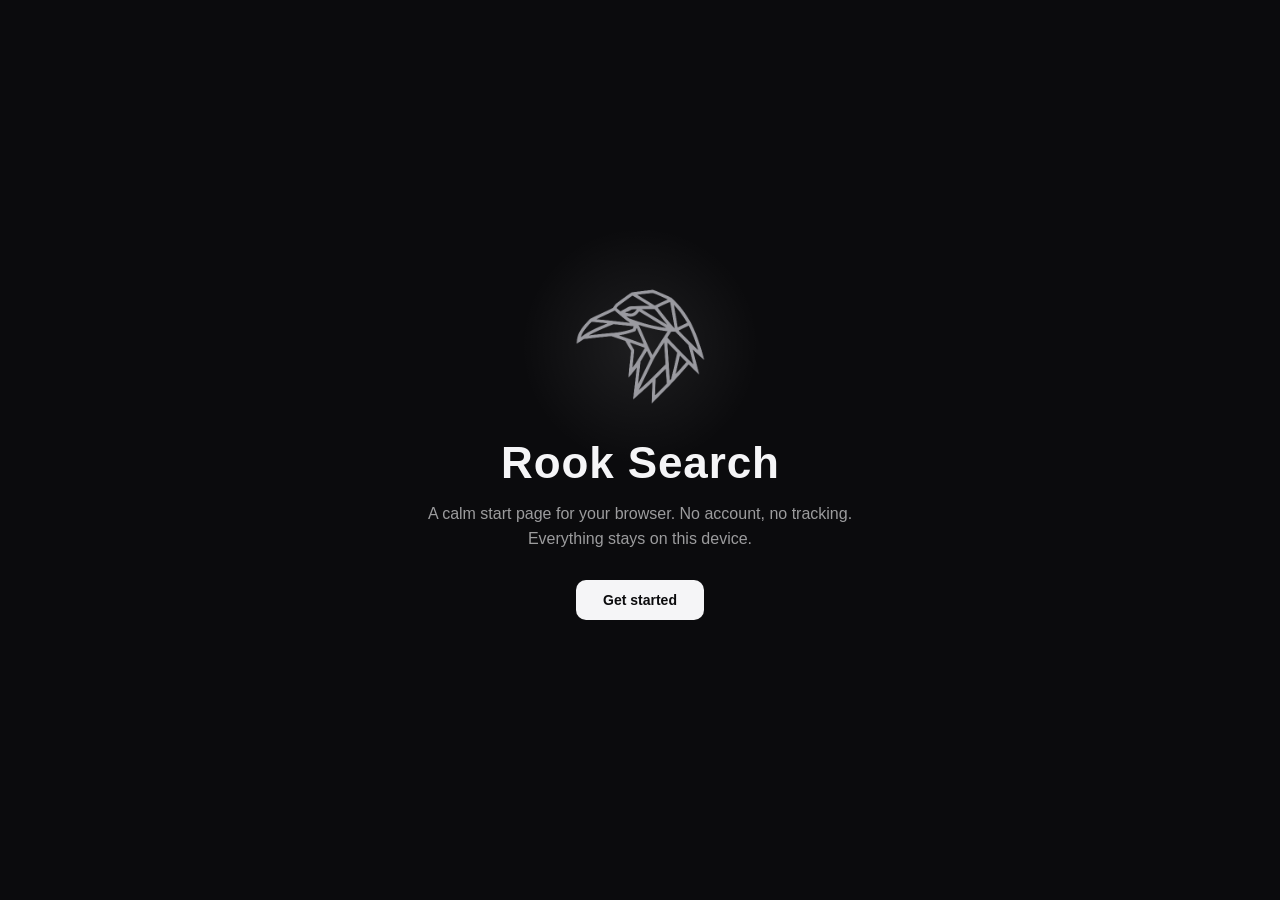
<file: index.html>
<!doctype html>
<html lang="en">
<head>
<meta charset="utf-8">
<meta name="viewport" content="width=device-width, initial-scale=1">
<meta name="color-scheme" content="dark">
<meta name="description" content="Rook Search is a private new tab page. No account, no tracking.">
<title>Rook Search</title>
<link rel="icon" href="assets/logo.png" type="image/png">
<link rel="stylesheet" href="style.css">
</head>
<body>
<div id="bg"></div>
<div id="shade"></div>

<main id="home" hidden>
  <div id="mark" aria-hidden="true"></div>
  <div id="clock"></div>
  <div id="greeting"></div>
  <div id="weather" hidden></div>

  <form id="search" autocomplete="off" role="search">
    <svg viewBox="0 0 24 24" fill="none" stroke="currentColor" stroke-width="2.2" stroke-linecap="round" aria-hidden="true"><circle cx="11" cy="11" r="7"/><path d="M20 20l-3.5-3.5"/></svg>
    <input id="q" type="text" autofocus>
  </form>

  <div id="favs"></div>
  <div id="recent" hidden></div>
</main>

<button id="gear" class="round" hidden>
  <svg width="20" height="20" viewBox="0 0 24 24" fill="none" stroke="currentColor" stroke-width="2" stroke-linecap="round" stroke-linejoin="round" aria-hidden="true"><circle cx="12" cy="12" r="3"/><path d="M19.4 15a1.65 1.65 0 0 0 .33 1.82l.06.06a2 2 0 1 1-2.83 2.83l-.06-.06a1.65 1.65 0 0 0-1.82-.33 1.65 1.65 0 0 0-1 1.51V21a2 2 0 1 1-4 0v-.09a1.65 1.65 0 0 0-1-1.51 1.65 1.65 0 0 0-1.82.33l-.06.06a2 2 0 1 1-2.83-2.83l.06-.06a1.65 1.65 0 0 0 .33-1.82 1.65 1.65 0 0 0-1.51-1H3a2 2 0 1 1 0-4h.09a1.65 1.65 0 0 0 1.51-1 1.65 1.65 0 0 0-.33-1.82l-.06-.06a2 2 0 1 1 2.83-2.83l.06.06a1.65 1.65 0 0 0 1.82.33h0a1.65 1.65 0 0 0 1-1.51V3a2 2 0 1 1 4 0v.09a1.65 1.65 0 0 0 1 1.51h0a1.65 1.65 0 0 0 1.82-.33l.06-.06a2 2 0 1 1 2.83 2.83l-.06.06a1.65 1.65 0 0 0-.33 1.82v0a1.65 1.65 0 0 0 1.51 1H21a2 2 0 1 1 0 4h-.09a1.65 1.65 0 0 0-1.51 1z"/></svg>
</button>

<!-- Intro before the onboarding: the raven is revealed, then a short text. A click skips the animation. -->
<section id="intro" hidden>
  <div class="intro-mark" aria-hidden="true"><div class="intro-reveal"><div class="intro-raven"></div></div></div>
  <h1 class="intro-name">Rook Search</h1>
  <p class="intro-text" id="introText"></p>
  <button type="button" class="btn light intro-go" id="introGo" data-i18n="introGo"></button>
</section>

<!-- Onboarding -->
<section id="onboarding" class="backdrop" hidden>
  <div class="sheet wide">
    <div class="steps" id="obDots"></div>
    <div id="obBody"></div>
    <div class="row">
      <button type="button" class="btn ghost" id="obSkip"></button>
      <span class="spacer"></span>
      <button type="button" class="btn" id="obBack"></button>
      <button type="button" class="btn primary" id="obNext"></button>
    </div>
  </div>
</section>

<!-- Favorite editor -->
<section id="favDialog" class="backdrop" hidden>
  <form class="sheet" id="favForm">
    <h2 id="favTitle"></h2>
    <label for="favName" data-i18n="name"></label>
    <input id="favName" type="text" required maxlength="40">
    <label for="favUrl" data-i18n="address"></label>
    <input id="favUrl" type="text" required placeholder="example.com">
    <div class="row">
      <button type="button" class="btn danger" id="favDelete" data-i18n="delete"></button>
      <span class="spacer"></span>
      <button type="button" class="btn" id="favCancel" data-i18n="cancel"></button>
      <button type="submit" class="btn primary" data-i18n="save"></button>
    </div>
  </form>
</section>

<!-- Settings (the gear): four tabs. Parts marked app-only exist only inside the Rook Search browser. -->
<section id="setDialog" class="backdrop" hidden>
  <div class="sheet settings">
    <div class="set-head">
      <h2 data-i18n="settings"></h2>
      <div class="seg" id="sTabs" role="tablist">
        <button type="button" role="tab" data-pane="look" data-i18n="tabLook"></button>
        <button type="button" role="tab" data-pane="start" data-i18n="tabStart"></button>
        <button type="button" role="tab" data-pane="browser" data-i18n="tabBrowser"></button>
        <button type="button" role="tab" data-pane="privacy" data-i18n="tabPrivacy"></button>
      </div>
    </div>

    <div class="pane" data-pane="look">
      <h3 data-i18n="background"></h3>
      <div class="bgs" id="sBgs"></div>
      <label for="sDim" data-i18n="dim"></label>
      <input id="sDim" type="range" min="0" max="80" step="5">
      <h3 data-i18n="accent"></h3>
      <div class="swatches" id="sAccent"></div>
      <h3 data-i18n="language"></h3>
      <select id="sLang"><option value="auto"></option><option value="en">English</option><option value="de">Deutsch</option></select>
    </div>

    <div class="pane" data-pane="start">
      <h3 data-i18n="greetingTitle"></h3>
      <label for="sName" data-i18n="yourName"></label>
      <input id="sName" type="text" maxlength="30">
      <label class="check"><input type="checkbox" id="sClock"> <span data-i18n="showClock"></span></label>
      <label class="check"><input type="checkbox" id="sLogo"> <span data-i18n="showLogo"></span></label>
      <h3 data-i18n="startContent"></h3>
      <label class="check"><input type="checkbox" id="sShowFavs"> <span data-i18n="showFavs"></span></label>
      <label class="check app-only"><input type="checkbox" id="sShowRecent"> <span data-i18n="showRecent"></span></label>
      <label class="check"><input type="checkbox" id="sIcons"> <span data-i18n="loadIcons"></span></label>
      <p class="hint" data-i18n="loadIconsHint"></p>
      <h3 data-i18n="weather"></h3>
      <label class="check"><input type="checkbox" id="sWeather"> <span data-i18n="showWeather"></span></label>
      <label for="sCity" data-i18n="weatherCity"></label>
      <input id="sCity" type="text" maxlength="60" placeholder="Berlin">
      <p class="hint" data-i18n="weatherHint"></p>
      <div class="row tight"><button type="button" class="btn" id="sRestart" data-i18n="restartOnboarding"></button></div>
    </div>

    <div class="pane" data-pane="browser">
      <h3 data-i18n="search"></h3>
      <label for="sEngine" data-i18n="engine"></label>
      <select id="sEngine"></select>
      <div class="app-only">
        <h3 data-i18n="downloads"></h3>
        <div class="kv"><span class="kv-label" data-i18n="downloadFolder"></span><code id="sFolder">–</code></div>
        <div class="row tight">
          <button type="button" class="btn" id="sFolderChange" data-i18n="change"></button>
          <button type="button" class="btn" id="sFolderShow" data-i18n="showInFinder"></button>
          <button type="button" class="btn ghost" id="sFolderReset" data-i18n="standardFolder"></button>
        </div>
        <label class="check"><input type="checkbox" id="sAsk"> <span data-i18n="askWhereToSave"></span></label>
        <p class="hint" data-i18n="downloadsHint"></p>
        <h3 data-i18n="tabsTitle"></h3>
        <label class="check"><input type="checkbox" id="sRestore"> <span data-i18n="restoreSession"></span></label>
        <h3 data-i18n="defaultBrowser"></h3>
        <p class="hint" id="sDefaultStatus"></p>
        <div class="row tight">
          <button type="button" class="btn" id="sMakeDefault" data-i18n="makeDefault"></button>
          <button type="button" class="btn" id="sImportBookmarks" data-i18n="importBookmarks"></button>
        </div>
      </div>
      <p class="hint web-only" data-i18n="appOnlyHint"></p>
    </div>

    <div class="pane" data-pane="privacy">
      <div class="app-only">
        <h3 data-i18n="blocker"></h3>
        <div class="group" id="sBlockerGroup">
          <label class="item"><span class="item-text" data-i18n="blockerToggle"></span><input type="checkbox" class="switch" id="sBlocker"></label>
          <div class="item" id="sBlockerStatusRow">
            <span class="item-text"><span data-i18n="filterLists"></span><small id="sBlockerStatus"></small></span>
            <button type="button" class="link" id="sBlockerUpdate" data-i18n="update"></button>
          </div>
        </div>
        <h3 data-i18n="exceptions"></h3>
        <div class="group" id="sExceptions"></div>
        <h3 data-i18n="historyTitle"></h3>
        <div class="group">
          <div class="item">
            <span class="item-text"><span data-i18n="history"></span><small id="sHistoryInfo"></small></span>
            <button type="button" class="link danger" id="sClearHistory" data-i18n="delete"></button>
          </div>
          <div class="item">
            <span class="item-text"><span data-i18n="cookies"></span><small data-i18n="cookiesHint"></small></span>
            <button type="button" class="link danger" id="sClearData" data-i18n="delete"></button>
          </div>
        </div>
        <h3 data-i18n="sitePermissions"></h3>
        <div class="group" id="sSites"></div>
      </div>
      <h3 data-i18n="backup"></h3>
      <div class="group">
        <div class="item"><span class="item-text" data-i18n="exportSettings"></span><button type="button" class="link" id="sExport" data-i18n="export"></button></div>
        <div class="item"><span class="item-text" data-i18n="importSettings"></span><button type="button" class="link" id="sImport" data-i18n="import"></button></div>
        <div class="item"><span class="item-text" data-i18n="resetAll"></span><button type="button" class="link danger" id="sReset" data-i18n="reset"></button></div>
      </div>
      <input id="sImportFile" type="file" accept="application/json,.json" hidden>
      <p class="hint" data-i18n="editHint"></p>
    </div>

    <div class="row end"><button type="button" class="btn primary" id="sClose" data-i18n="done"></button></div>
  </div>
</section>

<input id="bgFile" type="file" accept="image/*" hidden>

<script src="app.js"></script>
</body>
</html>
</file>
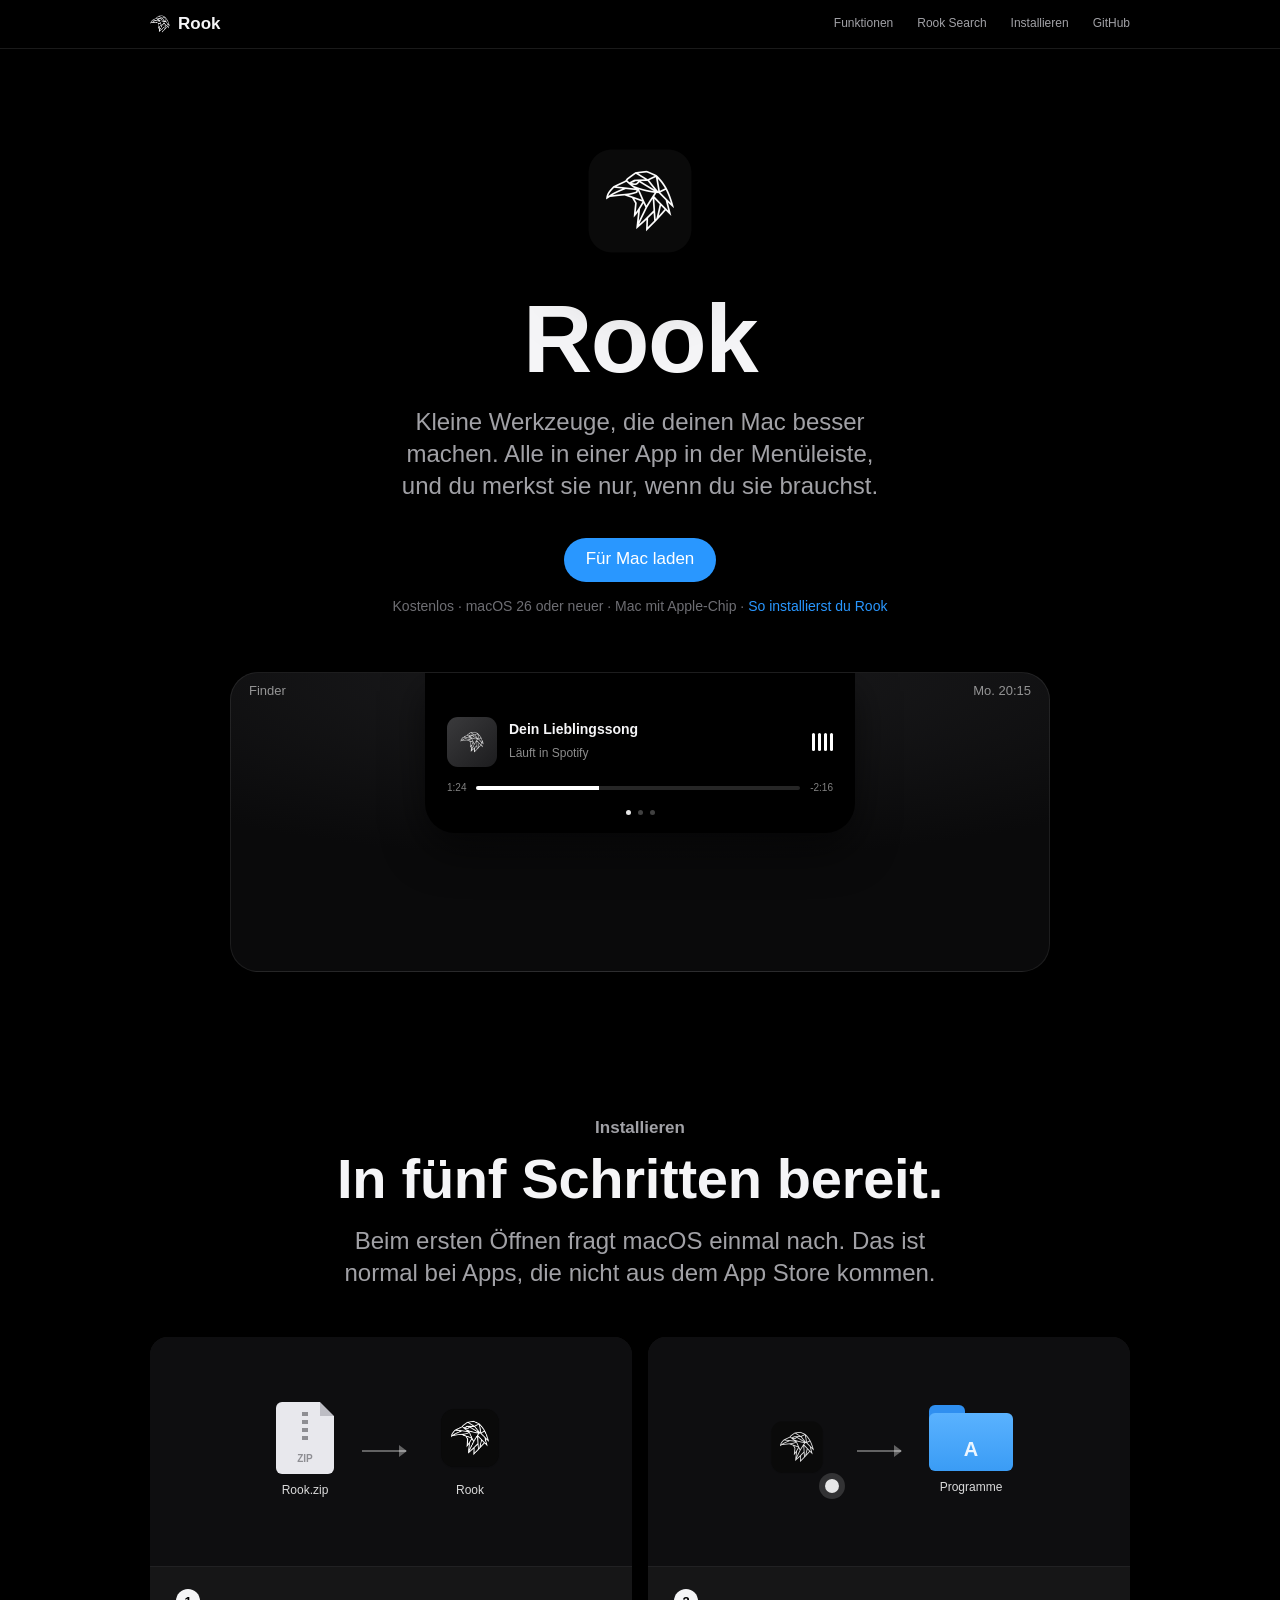
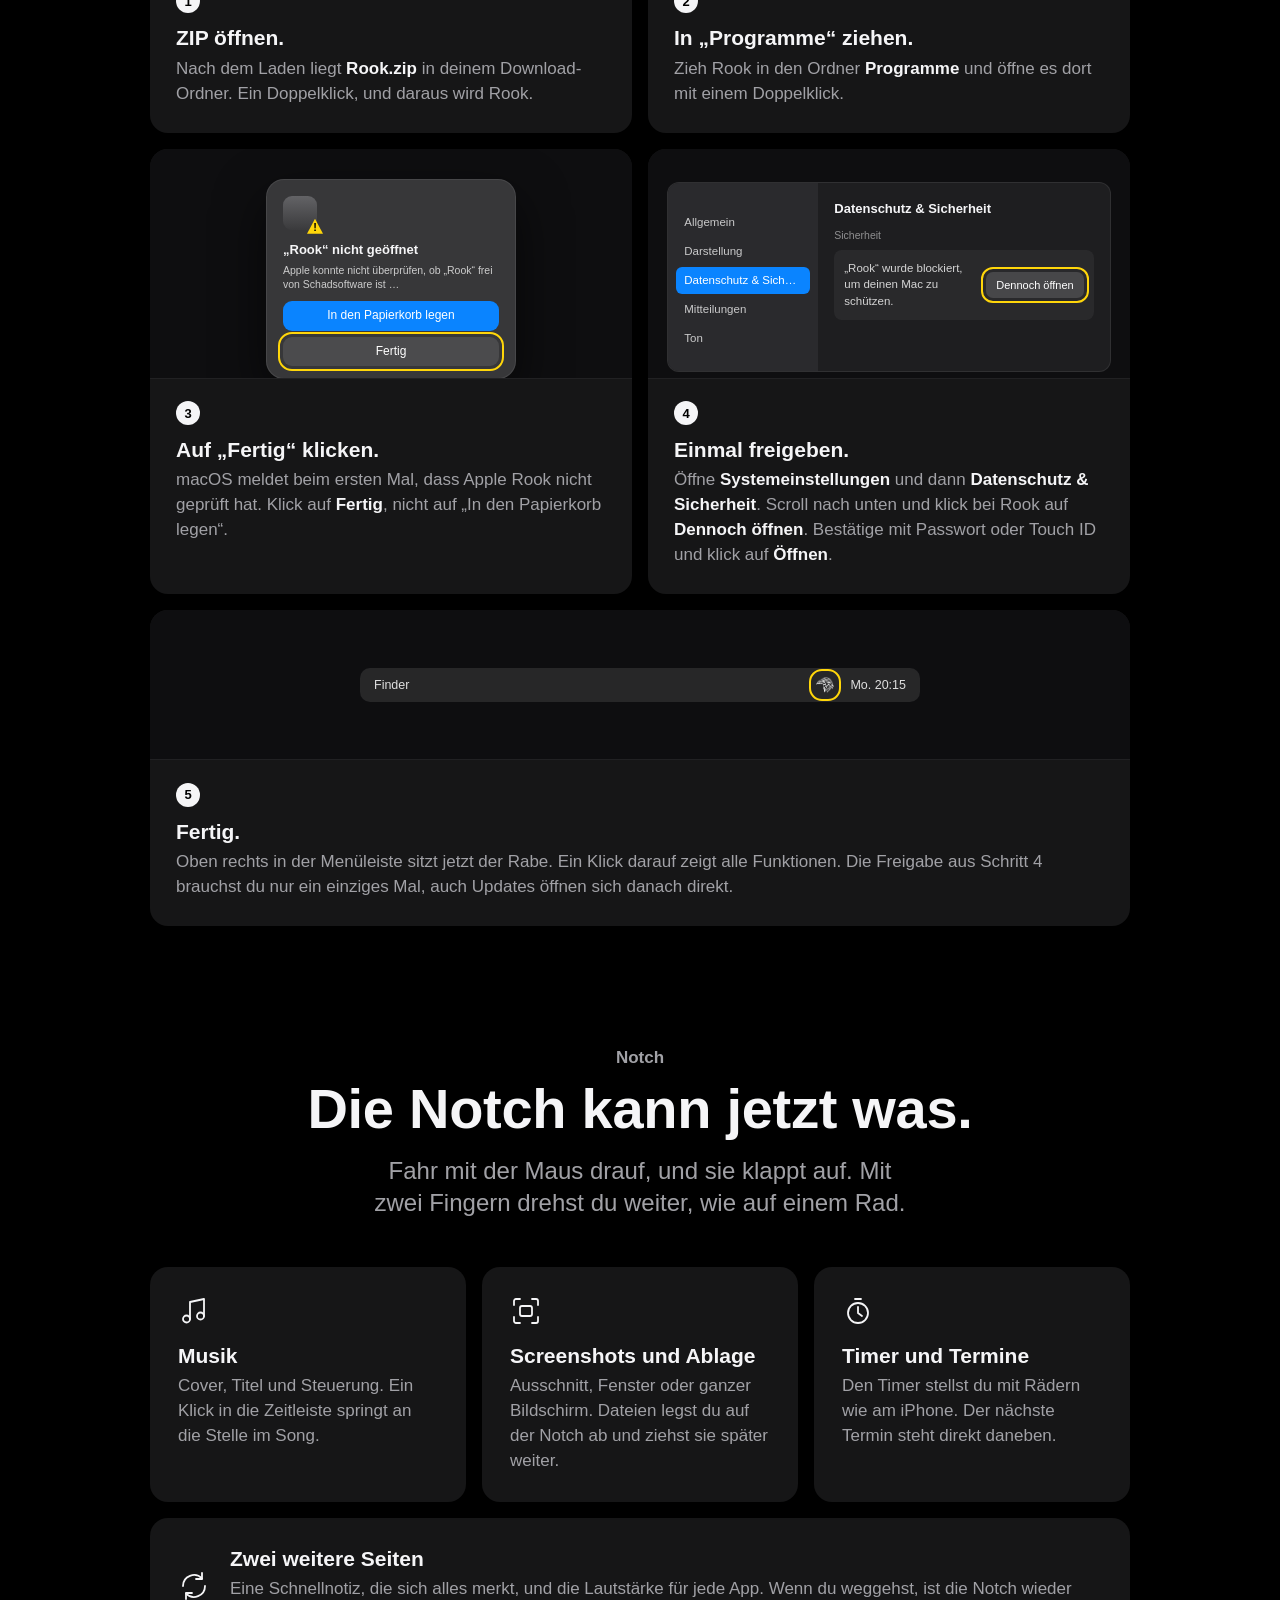
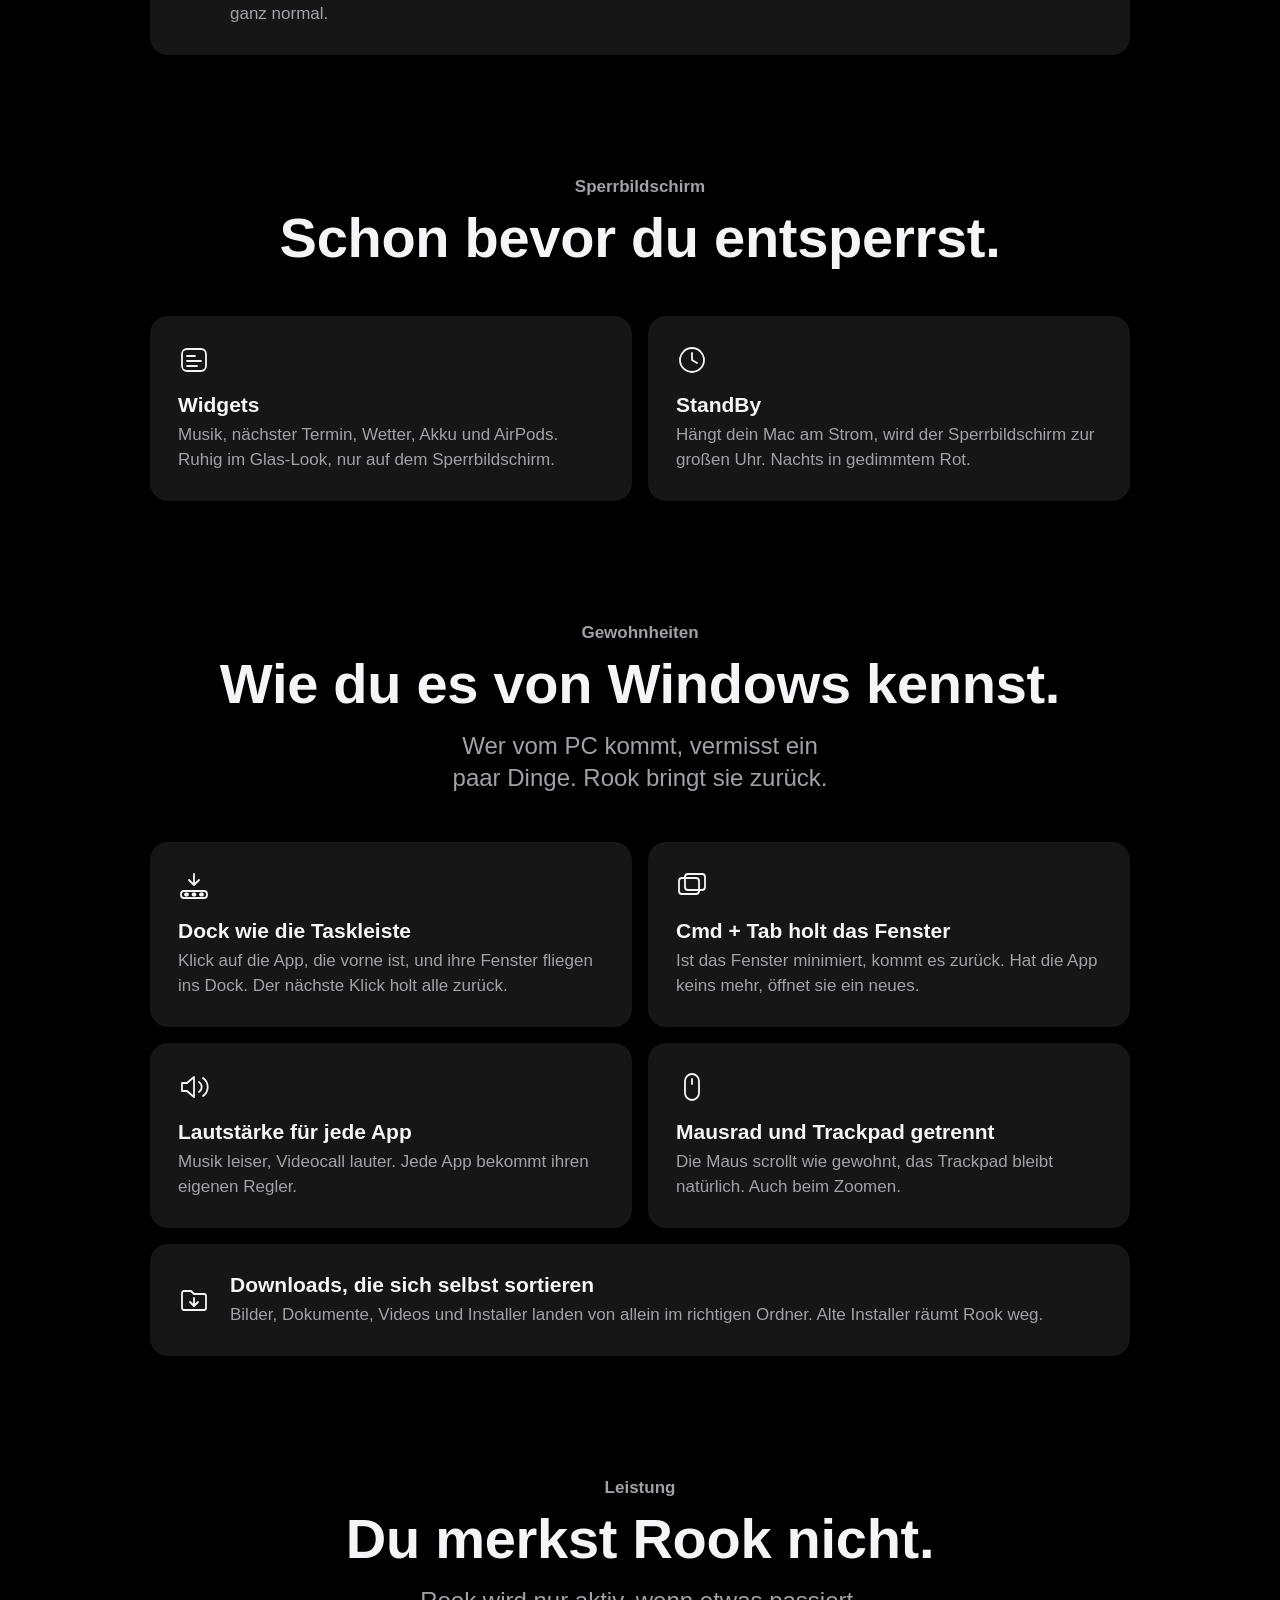
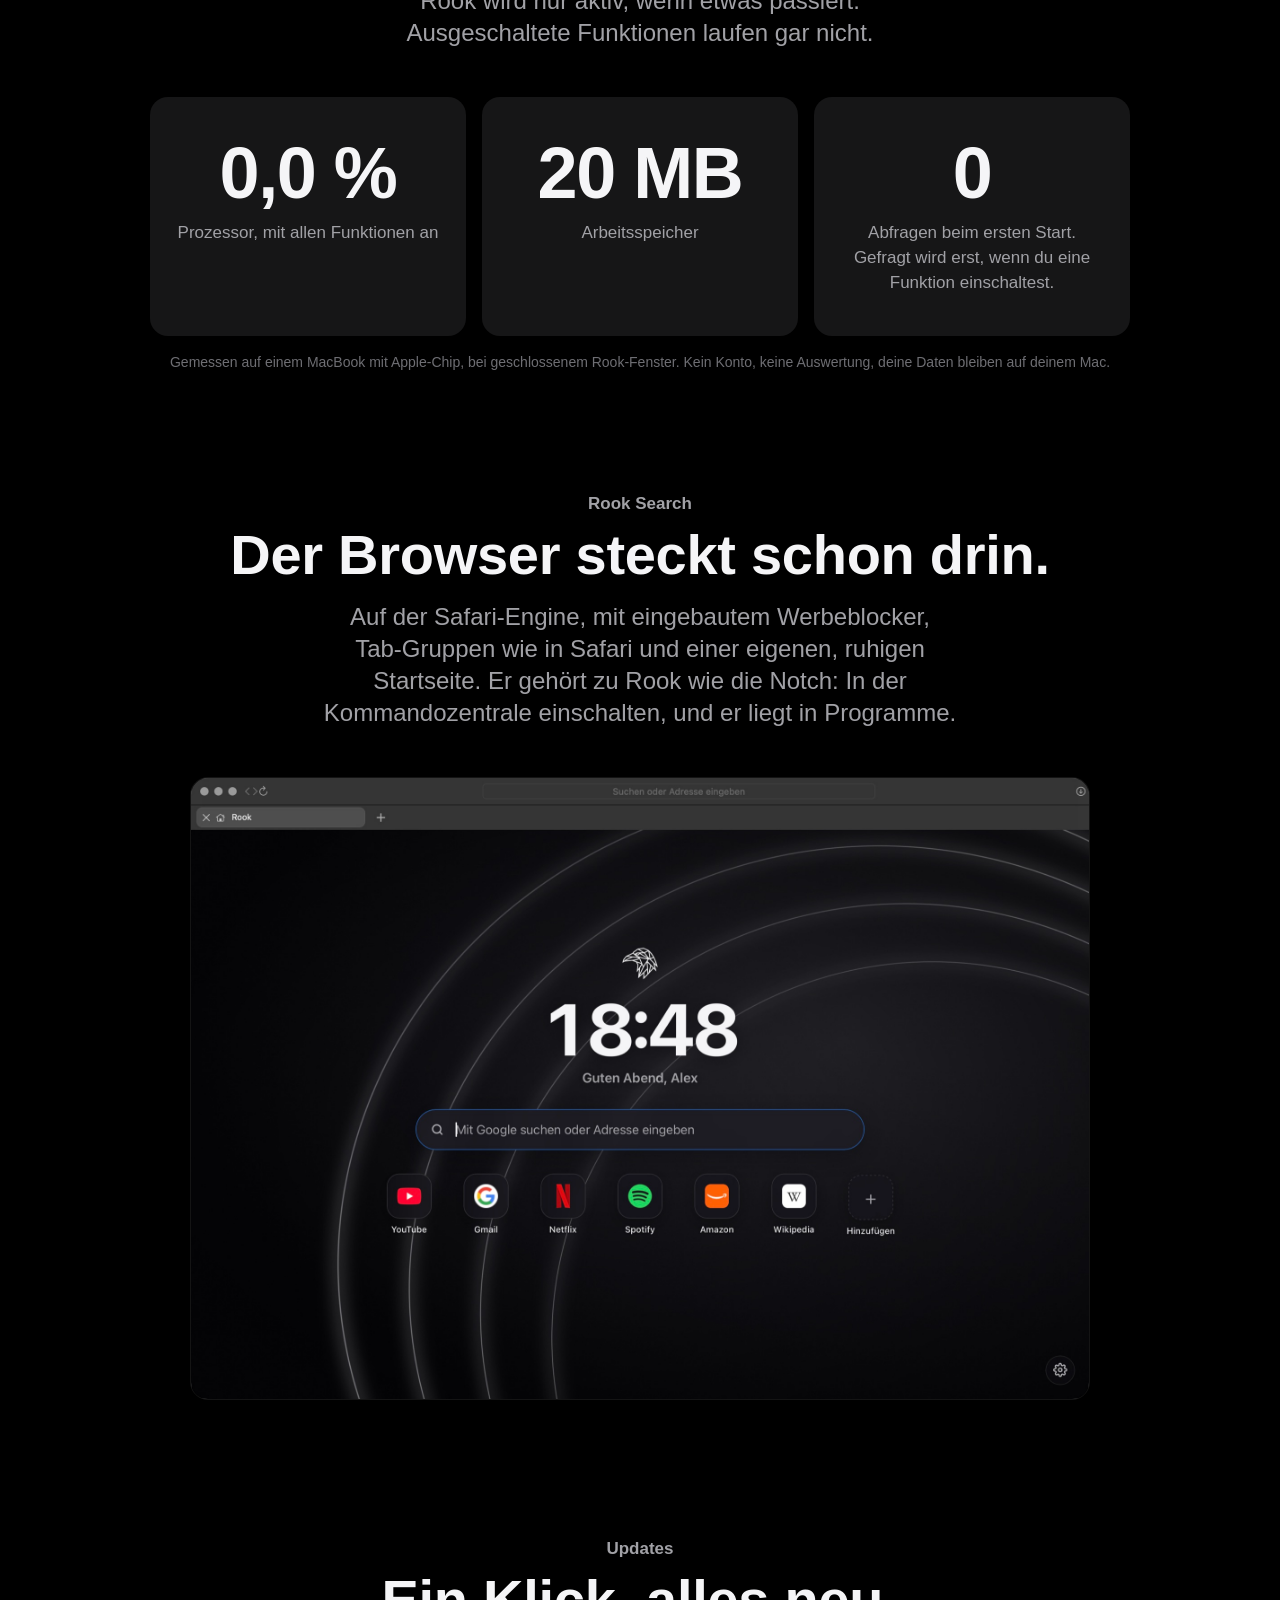
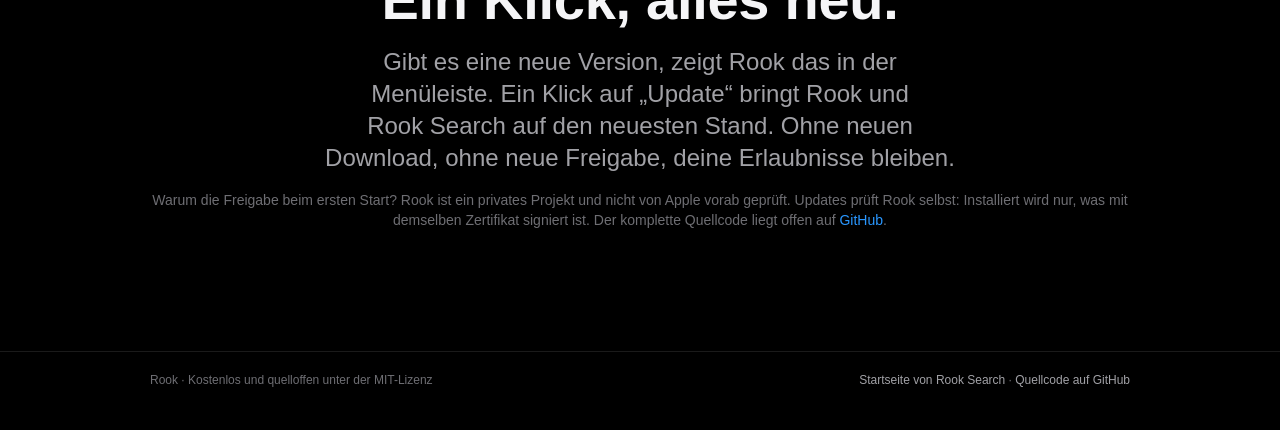
<file: download/index.html>
<!doctype html>
<html lang="de">
<head>
<meta charset="utf-8">
<meta name="viewport" content="width=device-width, initial-scale=1">
<meta name="color-scheme" content="dark">
<title>Rook für Mac</title>
<meta name="description" content="Rook bringt kleine Werkzeuge in deine Menüleiste: eine Notch, die etwas kann, Widgets auf dem Sperrbildschirm, das Dock wie unter Windows und mehr. Kostenlos, ohne Konto, kaum spürbar.">
<meta property="og:title" content="Rook für Mac">
<meta property="og:description" content="Kleine Werkzeuge für deinen Mac. Notch, Sperrbildschirm, Dock und Fenster, in einer App in der Menüleiste.">
<meta property="og:image" content="https://richyboehm.github.io/rook/download/rook-icon.png">
<meta property="og:url" content="https://richyboehm.github.io/rook/download/">
<meta property="og:type" content="website">
<meta name="twitter:card" content="summary">
<link rel="icon" href="rook-icon.png" type="image/png">
<style>
  :root {
    --bg: #000;
    --panel: #161617;
    --panel-line: rgba(255, 255, 255, 0.08);
    --text: #f5f5f7;
    --muted: #a1a1a6;
    --faint: #6e6e73;
    --line: rgba(255, 255, 255, 0.1);
    --blue: #2997ff;
  }
  * { box-sizing: border-box; }
  html { scroll-behavior: smooth; }
  body {
    margin: 0; background: var(--bg); color: var(--text);
    font-family: -apple-system, BlinkMacSystemFont, "SF Pro Text", "Helvetica Neue", Helvetica, Arial, sans-serif;
    -webkit-font-smoothing: antialiased; line-height: 1.47; font-size: 17px;
  }
  a { color: var(--blue); text-decoration: none; }
  a:hover { text-decoration: underline; }
  .wrap { width: min(980px, 100% - 32px); margin: 0 auto; }

  /* Navigation */
  nav { position: sticky; top: 0; z-index: 10; background: rgba(0, 0, 0, 0.72);
        -webkit-backdrop-filter: saturate(180%) blur(20px); backdrop-filter: saturate(180%) blur(20px);
        border-bottom: 1px solid var(--line); }
  nav .wrap { display: flex; align-items: center; justify-content: space-between; height: 48px; }
  .brand { display: flex; align-items: center; gap: 8px; color: var(--text); font-weight: 600; font-size: 17px; }
  .brand:hover { text-decoration: none; }
  .raven {
    display: inline-block; width: 20px; height: 20px; background: var(--text);
    -webkit-mask: url(../assets/raven.png) center / contain no-repeat; mask: url(../assets/raven.png) center / contain no-repeat;
  }
  nav .links { display: flex; gap: 24px; font-size: 12px; }
  nav .links a { color: var(--muted); }
  nav .links a:hover { color: var(--text); text-decoration: none; }

  /* Typografie */
  .eyebrow { font-size: 17px; font-weight: 600; color: var(--muted); margin: 0 0 8px; }
  h1 { font-size: clamp(56px, 10vw, 96px); line-height: 1.05; letter-spacing: -0.015em; font-weight: 700; margin: 0; }
  h2 { font-size: clamp(36px, 5.6vw, 56px); line-height: 1.07; letter-spacing: -0.005em; font-weight: 700; margin: 0; text-wrap: balance; }
  h3 { font-size: 21px; line-height: 1.2; font-weight: 600; margin: 0 0 6px; }
  .lead { font-size: clamp(19px, 2.4vw, 24px); line-height: 1.33; color: var(--muted); margin: 16px auto 0; max-width: 680px; text-wrap: balance; }
  .center { text-align: center; }
  p { margin: 0; }

  /* Hero */
  .hero { padding: 88px 0 24px; text-align: center; }
  .app-icon { width: 128px; height: 128px; display: block; margin: 0 auto 24px; filter: drop-shadow(0 20px 40px rgba(0, 0, 0, 0.6)); }
  .cta { margin-top: 36px; display: flex; flex-direction: column; align-items: center; gap: 14px; }
  .button {
    display: inline-flex; align-items: center; gap: 8px; height: 44px; padding: 0 22px; border-radius: 22px;
    background: var(--blue); color: #fff; font-size: 17px; font-weight: 400;
  }
  .button:hover { text-decoration: none; background: #0077ed; }
  .button.secondary { background: transparent; color: var(--blue); border: 1px solid var(--blue); }
  .button.secondary:hover { background: rgba(41, 151, 255, 0.1); }
  .meta { font-size: 14px; color: var(--faint); }

  /* Notch-Bild */
  .stage { margin: 56px auto 0; max-width: 820px; height: 300px; border-radius: 28px; position: relative; overflow: hidden;
           background: radial-gradient(120% 90% at 50% 0%, #1c1c1e 0%, #0a0a0b 70%); border: 1px solid var(--panel-line); }
  .menubar { position: absolute; inset: 0 0 auto 0; height: 34px; display: flex; justify-content: space-between; align-items: center;
             padding: 0 18px; font-size: 13px; color: rgba(255, 255, 255, 0.55); }
  .island { position: absolute; top: 0; left: 50%; transform: translateX(-50%); width: 430px; max-width: calc(100% - 32px);
            background: #000; border-radius: 0 0 30px 30px; padding: 44px 22px 18px; box-shadow: 0 18px 40px rgba(0, 0, 0, 0.55); }
  .island .row { display: flex; align-items: center; gap: 12px; text-align: left; }
  .cover { width: 50px; height: 50px; border-radius: 11px; background: linear-gradient(135deg, #3a3a3c, #1c1c1e); flex: none;
           display: flex; align-items: center; justify-content: center; }
  .cover .raven { width: 24px; height: 24px; background: rgba(255, 255, 255, 0.85); }
  .track { flex: 1; min-width: 0; }
  .track b { display: block; font-size: 14px; font-weight: 600; }
  .track span { font-size: 12px; color: rgba(255, 255, 255, 0.55); }
  .bars { display: flex; align-items: center; gap: 3px; height: 18px; }
  .bars i { width: 3px; height: 100%; border-radius: 2px; background: #fff; transform-origin: center; animation: eq 1.9s ease-in-out infinite; }
  .bars i:nth-child(2) { animation-duration: 2.3s; animation-delay: -0.4s; }
  .bars i:nth-child(3) { animation-duration: 1.7s; animation-delay: -0.9s; }
  .bars i:nth-child(4) { animation-duration: 2.1s; animation-delay: -1.3s; }
  @keyframes eq { 0%, 100% { transform: scaleY(0.4); } 30% { transform: scaleY(1); } 60% { transform: scaleY(0.6); } 80% { transform: scaleY(0.85); } }
  .progress { display: flex; align-items: center; gap: 10px; margin-top: 14px; font-size: 10px; color: rgba(255, 255, 255, 0.5);
              font-variant-numeric: tabular-nums; }
  .progress div { flex: 1; height: 4px; border-radius: 2px; background: rgba(255, 255, 255, 0.15); overflow: hidden; }
  .progress div::after { content: ""; display: block; width: 38%; height: 100%; background: #fff; }
  .dots { display: flex; justify-content: center; gap: 7px; margin-top: 14px; }
  .dots i { width: 5px; height: 5px; border-radius: 50%; background: rgba(255, 255, 255, 0.25); }
  .dots i:first-child { background: rgba(255, 255, 255, 0.9); }
  @media (prefers-reduced-motion: reduce) { .bars i { animation: none; transform: scaleY(0.7); } }

  /* Abschnitte */
  section { padding: 120px 0 0; }
  .grid { display: grid; gap: 16px; margin-top: 48px; }
  .grid.three { grid-template-columns: repeat(3, 1fr); }
  .grid.two { grid-template-columns: repeat(2, 1fr); }
  .card { background: var(--panel); border-radius: 18px; padding: 28px; }
  .card p { color: var(--muted); font-size: 17px; }
  .icon { width: 32px; height: 32px; margin-bottom: 16px; color: var(--text); }
  .icon svg { width: 100%; height: 100%; display: block; }
  .card.wide { grid-column: 1 / -1; display: flex; gap: 20px; align-items: center; }
  .card.wide .icon { margin: 0; flex: none; }

  /* Zahlen */
  .numbers { display: grid; grid-template-columns: repeat(3, 1fr); gap: 16px; margin-top: 48px; text-align: center; }
  .numbers .card { padding: 40px 24px; }
  .big { font-size: clamp(48px, 7vw, 72px); font-weight: 700; letter-spacing: -0.02em; line-height: 1; margin-bottom: 12px; }

  /* Rook Search */
  .shot { margin-top: 48px; }
  .shot img { display: block; width: 100%; height: auto; border-radius: 18px; border: 1px solid var(--panel-line); }

  /* Installieren */
  .steps { list-style: none; padding: 0; margin: 20px 0 0; counter-reset: step; }
  .steps li { counter-increment: step; display: grid; grid-template-columns: 36px 1fr; padding: 12px 0; border-top: 1px solid var(--line); color: var(--muted); }
  .steps li::before { content: counter(step); font-weight: 600; color: var(--text); }
  .steps strong { color: var(--text); font-weight: 600; }
  .note { margin-top: 16px; font-size: 14px; color: var(--faint); }

  /* Anleitung mit Bildern */
  .guide { display: grid; grid-template-columns: repeat(2, 1fr); gap: 16px; margin-top: 48px; }
  .guide .card { padding: 0; overflow: hidden; display: flex; flex-direction: column; }
  .guide .card.full { grid-column: 1 / -1; }
  .scene { height: 230px; background: #0e0e10; border-bottom: 1px solid var(--panel-line); position: relative;
           display: flex; align-items: center; justify-content: center; gap: 28px; overflow: hidden; }
  .caption { padding: 22px 26px 26px; }
  .caption .num { display: inline-flex; width: 24px; height: 24px; border-radius: 50%; background: var(--text); color: #000;
                  font-size: 13px; font-weight: 700; align-items: center; justify-content: center; margin-bottom: 12px; }
  .caption p { color: var(--muted); }
  .caption strong { color: var(--text); font-weight: 600; }

  .file { display: flex; flex-direction: column; align-items: center; gap: 8px; font-size: 12px; color: rgba(255, 255, 255, 0.85); }
  .file img { width: 72px; height: 72px; }
  .zip { width: 58px; height: 72px; border-radius: 6px; background: #e8e8ed; position: relative; }
  .zip::before { content: ""; position: absolute; right: 0; top: 0; border-width: 0 14px 14px 0; border-style: solid;
                 border-color: #0e0e10 #0e0e10 #bdbdc4 #bdbdc4; }
  .zip::after { content: "ZIP"; position: absolute; bottom: 8px; left: 0; right: 0; text-align: center; font-size: 10px; font-weight: 700; color: #8e8e93; }
  .zip i { position: absolute; left: 50%; top: 10px; width: 6px; height: 30px; margin-left: -3px;
           background: repeating-linear-gradient(#8e8e93 0 4px, transparent 4px 8px); }
  .arrow { width: 44px; height: 2px; background: rgba(255, 255, 255, 0.35); position: relative; flex: none; }
  .arrow::after { content: ""; position: absolute; right: -1px; top: -5px; border: 6px solid transparent; border-left: 8px solid rgba(255, 255, 255, 0.35); border-right: 0; }
  .folder { width: 84px; height: 66px; position: relative; }
  .folder::before { content: ""; position: absolute; left: 0; top: 0; width: 36px; height: 16px; border-radius: 6px 6px 0 0; background: #2f8ff0; }
  .folder::after { content: ""; position: absolute; left: 0; top: 8px; right: 0; bottom: 0; border-radius: 6px; background: linear-gradient(#5ab2ff, #3a9cf5); }
  .folder span { position: absolute; z-index: 1; left: 0; right: 0; top: 30px; text-align: center; color: rgba(255, 255, 255, 0.9); font-size: 20px; font-weight: 700; }
  .drag { position: relative; }
  .drag img { width: 64px; height: 64px; opacity: 0.9; }
  .drag::after { content: ""; position: absolute; right: -10px; bottom: -6px; width: 14px; height: 14px; border-radius: 50%;
                 background: rgba(255, 255, 255, 0.9); box-shadow: 0 0 0 6px rgba(255, 255, 255, 0.15); }

  .dialog { width: 250px; background: rgba(58, 58, 60, 0.96); border-radius: 18px; padding: 16px 16px 12px; text-align: left;
            box-shadow: 0 20px 50px rgba(0, 0, 0, 0.6); border: 1px solid rgba(255, 255, 255, 0.08); transform: translateY(16px); }
  .dialog .lock { width: 34px; height: 34px; border-radius: 9px; background: linear-gradient(#636366, #3a3a3c); position: relative; margin-bottom: 10px; }
  .dialog .lock::after { content: "!"; position: absolute; right: -6px; bottom: -4px; width: 16px; height: 15px; background: #ffd60a; color: #000;
                         font-size: 11px; font-weight: 800; text-align: center; line-height: 16px; clip-path: polygon(50% 0, 100% 100%, 0 100%); }
  .dialog b { display: block; font-size: 13px; }
  .dialog small { display: block; font-size: 10.5px; line-height: 1.35; color: rgba(255, 255, 255, 0.75); margin: 4px 0 10px; }
  .dialog .btn { display: block; text-align: center; font-size: 12px; padding: 6px; border-radius: 9px; margin-top: 6px; }
  .dialog .btn.blue { background: #0a84ff; color: #fff; }
  .dialog .btn.plain { background: rgba(255, 255, 255, 0.1); color: #fff; }
  .hint { outline: 2px solid #ffd60a; outline-offset: 3px; border-radius: 10px; }

  .settings { width: min(560px, 92%); height: 190px; background: #1e1e20; border-radius: 12px; border: 1px solid rgba(255, 255, 255, 0.08);
              display: grid; grid-template-columns: 150px 1fr; overflow: hidden; text-align: left; font-size: 11.5px; transform: translateY(14px); }
  .settings .side { background: #2a2a2d; padding: 26px 8px 8px; display: flex; flex-direction: column; gap: 2px; color: rgba(255, 255, 255, 0.75); }
  .settings .side span { padding: 5px 8px; border-radius: 6px; white-space: nowrap; overflow: hidden; text-overflow: ellipsis; }
  .settings .side .on { background: #0a84ff; color: #fff; }
  .settings .main { padding: 16px 16px; }
  .settings .main b { display: block; font-size: 13px; margin-bottom: 10px; }
  .settings .main em { display: block; font-style: normal; color: rgba(255, 255, 255, 0.5); font-size: 10.5px; margin-bottom: 6px; }
  .settings .box { background: rgba(255, 255, 255, 0.05); border-radius: 8px; padding: 10px; display: flex; align-items: center; gap: 10px; }
  .settings .box span { flex: 1; color: rgba(255, 255, 255, 0.8); }
  .settings .box .btn { flex: none; background: rgba(255, 255, 255, 0.14); color: #fff; padding: 5px 10px; border-radius: 7px; font-size: 11px; }

  .bar { width: min(560px, 92%); height: 34px; border-radius: 10px; background: rgba(255, 255, 255, 0.1); display: flex; align-items: center;
         justify-content: space-between; padding: 0 14px; font-size: 12.5px; color: rgba(255, 255, 255, 0.85); }
  .bar .right { display: flex; align-items: center; gap: 16px; }
  .bar .right .raven { width: 18px; height: 18px; background: #fff; }
  .bar .ring { outline: 2px solid #ffd60a; outline-offset: 5px; border-radius: 6px; display: inline-flex; }

  footer { margin-top: 120px; border-top: 1px solid var(--line); padding: 20px 0 40px; font-size: 12px; color: var(--faint); }
  footer .wrap { display: flex; justify-content: space-between; gap: 16px; flex-wrap: wrap; }
  footer a { color: var(--muted); }

  @media (max-width: 760px) {
    .guide { grid-template-columns: 1fr; }
    .settings { grid-template-columns: 1fr; height: auto; }
    .settings .side { display: none; }
    .settings .box { flex-wrap: wrap; }
    nav .links .hide-small { display: none; }
    .hero { padding-top: 56px; }
    section { padding-top: 88px; }
    .grid.three, .grid.two, .numbers { grid-template-columns: 1fr; }
    .card.wide { flex-direction: column; align-items: flex-start; }
    .stage { height: 270px; }
    .island { padding: 40px 16px 16px; }
  }
</style>
</head>
<body>

<nav>
  <div class="wrap">
    <a class="brand" href="./"><span class="raven" aria-hidden="true"></span>Rook</a>
    <div class="links">
      <a href="#notch" class="hide-small">Funktionen</a>
      <a href="#rook-search" class="hide-small">Rook Search</a>
      <a href="#installieren">Installieren</a>
      <a href="https://github.com/richyboehm/rook">GitHub</a>
    </div>
  </div>
</nav>

<main>
  <header class="hero wrap">
    <img class="app-icon" src="rook-icon.png" width="128" height="128" alt="App-Symbol von Rook">
    <h1>Rook</h1>
    <p class="lead">Kleine Werkzeuge, die deinen Mac besser machen. Alle in einer App in der Menüleiste, und du merkst sie nur, wenn du sie brauchst.</p>
    <div class="cta" id="rook">
      <a class="button" href="Rook.zip" download>Für Mac laden</a>
      <p class="meta">Kostenlos · macOS 26 oder neuer · Mac mit Apple&#8209;Chip · <a href="#installieren">So installierst du Rook</a></p>
    </div>

    <div class="stage" aria-hidden="true">
      <div class="menubar"><span>Finder</span><span>Mo. 20:15</span></div>
      <div class="island">
        <div class="row">
          <div class="cover"><span class="raven"></span></div>
          <div class="track"><b>Dein Lieblingssong</b><span>Läuft in Spotify</span></div>
          <div class="bars"><i></i><i></i><i></i><i></i></div>
        </div>
        <div class="progress"><span>1:24</span><div></div><span>-2:16</span></div>
        <div class="dots"><i></i><i></i><i></i></div>
      </div>
    </div>
  </header>

  <section id="installieren" class="wrap">
    <div class="center">
      <p class="eyebrow">Installieren</p>
      <h2>In fünf Schritten bereit.</h2>
      <p class="lead">Beim ersten Öffnen fragt macOS einmal nach. Das ist normal bei Apps, die nicht aus dem App Store kommen.</p>
    </div>
    <div class="guide">
      <div class="card">
        <div class="scene" aria-hidden="true">
          <div class="file"><div class="zip"><i></i></div>Rook.zip</div>
          <div class="arrow"></div>
          <div class="file"><img src="rook-icon.png" alt="">Rook</div>
        </div>
        <div class="caption">
          <span class="num">1</span>
          <h3>ZIP öffnen.</h3>
          <p>Nach dem Laden liegt <strong>Rook.zip</strong> in deinem Download-Ordner. Ein Doppelklick, und daraus wird Rook.</p>
        </div>
      </div>
      <div class="card">
        <div class="scene" aria-hidden="true">
          <div class="drag"><img src="rook-icon.png" alt=""></div>
          <div class="arrow"></div>
          <div class="file"><div class="folder"><span>A</span></div>Programme</div>
        </div>
        <div class="caption">
          <span class="num">2</span>
          <h3>In „Programme“ ziehen.</h3>
          <p>Zieh Rook in den Ordner <strong>Programme</strong> und öffne es dort mit einem Doppelklick.</p>
        </div>
      </div>
      <div class="card">
        <div class="scene" aria-hidden="true">
          <div class="dialog">
            <div class="lock"></div>
            <b>„Rook“ nicht geöffnet</b>
            <small>Apple konnte nicht überprüfen, ob „Rook“ frei von Schadsoftware ist …</small>
            <span class="btn blue">In den Papierkorb legen</span>
            <span class="btn plain hint">Fertig</span>
          </div>
        </div>
        <div class="caption">
          <span class="num">3</span>
          <h3>Auf „Fertig“ klicken.</h3>
          <p>macOS meldet beim ersten Mal, dass Apple Rook nicht geprüft hat. Klick auf <strong>Fertig</strong>, nicht auf „In den Papierkorb legen“.</p>
        </div>
      </div>
      <div class="card">
        <div class="scene" aria-hidden="true">
          <div class="settings">
            <div class="side"><span>Allgemein</span><span>Darstellung</span><span class="on">Datenschutz &amp; Sicherheit</span><span>Mitteilungen</span><span>Ton</span></div>
            <div class="main">
              <b>Datenschutz &amp; Sicherheit</b>
              <em>Sicherheit</em>
              <div class="box"><span>„Rook“ wurde blockiert, um deinen Mac zu schützen.</span><span class="btn hint">Dennoch öffnen</span></div>
            </div>
          </div>
        </div>
        <div class="caption">
          <span class="num">4</span>
          <h3>Einmal freigeben.</h3>
          <p>Öffne <strong>Systemeinstellungen</strong> und dann <strong>Datenschutz &amp; Sicherheit</strong>. Scroll nach unten und klick bei Rook auf <strong>Dennoch öffnen</strong>. Bestätige mit Passwort oder Touch ID und klick auf <strong>Öffnen</strong>.</p>
        </div>
      </div>
      <div class="card full">
        <div class="scene" aria-hidden="true" style="height: 150px;">
          <div class="bar">
            <span>Finder</span>
            <span class="right"><span class="ring"><span class="raven"></span></span><span>Mo. 20:15</span></span>
          </div>
        </div>
        <div class="caption">
          <span class="num">5</span>
          <h3>Fertig.</h3>
          <p>Oben rechts in der Menüleiste sitzt jetzt der Rabe. Ein Klick darauf zeigt alle Funktionen. Die Freigabe aus Schritt 4 brauchst du nur ein einziges Mal, auch Updates öffnen sich danach direkt.</p>
        </div>
      </div>
    </div>
  </section>

  <section id="notch" class="wrap">
    <div class="center">
      <p class="eyebrow">Notch</p>
      <h2>Die Notch kann jetzt was.</h2>
      <p class="lead">Fahr mit der Maus drauf, und sie klappt auf. Mit zwei Fingern drehst du weiter, wie auf einem Rad.</p>
    </div>
    <div class="grid three">
      <div class="card">
        <div class="icon"><svg viewBox="0 0 32 32" fill="none" stroke="currentColor" stroke-width="1.8" stroke-linecap="round" stroke-linejoin="round"><path d="M12 24V7l14-3v17"/><circle cx="8.5" cy="24" r="3.5"/><circle cx="22.5" cy="21" r="3.5"/></svg></div>
        <h3>Musik</h3>
        <p>Cover, Titel und Steuerung. Ein Klick in die Zeitleiste springt an die Stelle im Song.</p>
      </div>
      <div class="card">
        <div class="icon"><svg viewBox="0 0 32 32" fill="none" stroke="currentColor" stroke-width="1.8" stroke-linecap="round" stroke-linejoin="round"><path d="M4 10V6a2 2 0 0 1 2-2h4M22 4h4a2 2 0 0 1 2 2v4M28 22v4a2 2 0 0 1-2 2h-4M10 28H6a2 2 0 0 1-2-2v-4"/><rect x="10" y="11" width="12" height="10" rx="2"/></svg></div>
        <h3>Screenshots und Ablage</h3>
        <p>Ausschnitt, Fenster oder ganzer Bildschirm. Dateien legst du auf der Notch ab und ziehst sie später weiter.</p>
      </div>
      <div class="card">
        <div class="icon"><svg viewBox="0 0 32 32" fill="none" stroke="currentColor" stroke-width="1.8" stroke-linecap="round" stroke-linejoin="round"><circle cx="16" cy="18" r="10"/><path d="M16 12v6l4 3M13 4h6"/></svg></div>
        <h3>Timer und Termine</h3>
        <p>Den Timer stellst du mit Rädern wie am iPhone. Der nächste Termin steht direkt daneben.</p>
      </div>
      <div class="card wide">
        <div class="icon"><svg viewBox="0 0 32 32" fill="none" stroke="currentColor" stroke-width="1.8" stroke-linecap="round" stroke-linejoin="round"><path d="M5 16a11 11 0 0 1 19-7.5M27 16a11 11 0 0 1-19 7.5"/><path d="M24 3v6h-6M8 29v-6h6"/></svg></div>
        <div>
          <h3>Zwei weitere Seiten</h3>
          <p>Eine Schnellnotiz, die sich alles merkt, und die Lautstärke für jede App. Wenn du weggehst, ist die Notch wieder ganz normal.</p>
        </div>
      </div>
    </div>
  </section>

  <section class="wrap">
    <div class="center">
      <p class="eyebrow">Sperrbildschirm</p>
      <h2>Schon bevor du entsperrst.</h2>
    </div>
    <div class="grid two">
      <div class="card">
        <div class="icon"><svg viewBox="0 0 32 32" fill="none" stroke="currentColor" stroke-width="1.8" stroke-linecap="round" stroke-linejoin="round"><rect x="4" y="5" width="24" height="22" rx="5"/><path d="M9 12h8M9 17h14M9 22h10"/></svg></div>
        <h3>Widgets</h3>
        <p>Musik, nächster Termin, Wetter, Akku und AirPods. Ruhig im Glas-Look, nur auf dem Sperrbildschirm.</p>
      </div>
      <div class="card">
        <div class="icon"><svg viewBox="0 0 32 32" fill="none" stroke="currentColor" stroke-width="1.8" stroke-linecap="round" stroke-linejoin="round"><circle cx="16" cy="16" r="12"/><path d="M16 9v7l5 3"/></svg></div>
        <h3>StandBy</h3>
        <p>Hängt dein Mac am Strom, wird der Sperrbildschirm zur großen Uhr. Nachts in gedimmtem Rot.</p>
      </div>
    </div>
  </section>

  <section class="wrap">
    <div class="center">
      <p class="eyebrow">Gewohnheiten</p>
      <h2>Wie du es von Windows kennst.</h2>
      <p class="lead">Wer vom PC kommt, vermisst ein paar Dinge. Rook bringt sie zurück.</p>
    </div>
    <div class="grid two">
      <div class="card">
        <div class="icon"><svg viewBox="0 0 32 32" fill="none" stroke="currentColor" stroke-width="1.8" stroke-linecap="round" stroke-linejoin="round"><rect x="3" y="21" width="26" height="7" rx="3"/><rect x="7" y="23.5" width="3" height="2" rx="1"/><rect x="14.5" y="23.5" width="3" height="2" rx="1"/><rect x="22" y="23.5" width="3" height="2" rx="1"/><path d="M16 4v11M11 10l5 5 5-5"/></svg></div>
        <h3>Dock wie die Taskleiste</h3>
        <p>Klick auf die App, die vorne ist, und ihre Fenster fliegen ins Dock. Der nächste Klick holt alle zurück.</p>
      </div>
      <div class="card">
        <div class="icon"><svg viewBox="0 0 32 32" fill="none" stroke="currentColor" stroke-width="1.8" stroke-linecap="round" stroke-linejoin="round"><rect x="3" y="8" width="20" height="16" rx="3"/><rect x="9" y="4" width="20" height="16" rx="3"/></svg></div>
        <h3>Cmd + Tab holt das Fenster</h3>
        <p>Ist das Fenster minimiert, kommt es zurück. Hat die App keins mehr, öffnet sie ein neues.</p>
      </div>
      <div class="card">
        <div class="icon"><svg viewBox="0 0 32 32" fill="none" stroke="currentColor" stroke-width="1.8" stroke-linecap="round" stroke-linejoin="round"><path d="M4 12h5l7-6v20l-7-6H4z"/><path d="M21 11a6 6 0 0 1 0 10M25 7a11 11 0 0 1 0 18"/></svg></div>
        <h3>Lautstärke für jede App</h3>
        <p>Musik leiser, Videocall lauter. Jede App bekommt ihren eigenen Regler.</p>
      </div>
      <div class="card">
        <div class="icon"><svg viewBox="0 0 32 32" fill="none" stroke="currentColor" stroke-width="1.8" stroke-linecap="round" stroke-linejoin="round"><rect x="9" y="3" width="14" height="26" rx="7"/><path d="M16 8v5"/></svg></div>
        <h3>Mausrad und Trackpad getrennt</h3>
        <p>Die Maus scrollt wie gewohnt, das Trackpad bleibt natürlich. Auch beim Zoomen.</p>
      </div>
      <div class="card wide">
        <div class="icon"><svg viewBox="0 0 32 32" fill="none" stroke="currentColor" stroke-width="1.8" stroke-linecap="round" stroke-linejoin="round"><path d="M4 9a2 2 0 0 1 2-2h7l3 3h10a2 2 0 0 1 2 2v12a2 2 0 0 1-2 2H6a2 2 0 0 1-2-2z"/><path d="M16 14v8M12 18l4 4 4-4"/></svg></div>
        <div>
          <h3>Downloads, die sich selbst sortieren</h3>
          <p>Bilder, Dokumente, Videos und Installer landen von allein im richtigen Ordner. Alte Installer räumt Rook weg.</p>
        </div>
      </div>
    </div>
  </section>

  <section class="wrap">
    <div class="center">
      <p class="eyebrow">Leistung</p>
      <h2>Du merkst Rook nicht.</h2>
      <p class="lead">Rook wird nur aktiv, wenn etwas passiert. Ausgeschaltete Funktionen laufen gar nicht.</p>
    </div>
    <div class="numbers">
      <div class="card"><div class="big">0,0 %</div><p>Prozessor, mit allen Funktionen an</p></div>
      <div class="card"><div class="big">20 MB</div><p>Arbeitsspeicher</p></div>
      <div class="card"><div class="big">0</div><p>Abfragen beim ersten Start. Gefragt wird erst, wenn du eine Funktion einschaltest.</p></div>
    </div>
    <p class="note center">Gemessen auf einem MacBook mit Apple&#8209;Chip, bei geschlossenem Rook-Fenster. Kein Konto, keine Auswertung, deine Daten bleiben auf deinem Mac.</p>
  </section>

  <section id="rook-search" class="wrap">
    <div class="center">
      <p class="eyebrow">Rook Search</p>
      <h2>Der Browser steckt schon drin.</h2>
      <p class="lead">Auf der Safari-Engine, mit eingebautem Werbeblocker, Tab-Gruppen wie in Safari und einer eigenen, ruhigen Startseite. Er gehört zu Rook wie die Notch: In der Kommandozentrale einschalten, und er liegt in Programme.</p>
    </div>
    <figure class="shot">
      <img src="rook-app.jpg" width="2000" height="1384" alt="Rook Search auf dem Mac: Startseite mit Rabe, Uhrzeit, Suchfeld und Favoriten" loading="lazy">
    </figure>
  </section>

  <section id="updates" class="wrap">
    <div class="center">
      <p class="eyebrow">Updates</p>
      <h2>Ein Klick, alles neu.</h2>
      <p class="lead">Gibt es eine neue Version, zeigt Rook das in der Menüleiste. Ein Klick auf „Update“ bringt Rook und Rook Search auf den neuesten Stand. Ohne neuen Download, ohne neue Freigabe, deine Erlaubnisse bleiben.</p>
    </div>
    <p class="note center">Warum die Freigabe beim ersten Start? Rook ist ein privates Projekt und nicht von Apple vorab geprüft. Updates prüft Rook selbst: Installiert wird nur, was mit demselben Zertifikat signiert ist. Der komplette Quellcode liegt offen auf <a href="https://github.com/richyboehm/rook">GitHub</a>.</p>
  </section>
</main>

<footer>
  <div class="wrap">
    <span>Rook · Kostenlos und quelloffen unter der MIT-Lizenz</span>
    <span><a href="../">Startseite von Rook Search</a> · <a href="https://github.com/richyboehm/rook">Quellcode auf GitHub</a></span>
  </div>
</footer>

</body>
</html>
</file>
<file: style.css>
/* Rook Search – new tab page. Dark glass look, no dependencies. */

:root {
  --glass: rgba(22, 22, 26, 0.46);
  --glass-hover: rgba(40, 40, 46, 0.6);
  --glass-strong: rgba(28, 28, 32, 0.86);
  --line: rgba(255, 255, 255, 0.13);
  --text: #f5f5f7;
  --muted: rgba(245, 245, 247, 0.62);
  --accent: #0a84ff;
  --danger: #ff453a;
  --radius: 20px;
}

* { box-sizing: border-box; }
[hidden] { display: none !important; }
html, body { margin: 0; height: 100%; }
body {
  background: #0b0b0d;
  color: var(--text);
  font-family: -apple-system, BlinkMacSystemFont, "SF Pro Text", "Segoe UI", Roboto, "Helvetica Neue", sans-serif;
  -webkit-font-smoothing: antialiased;
  overflow: hidden;
}
button, input, select { font: inherit; color: inherit; }

#bg { position: fixed; inset: 0; background: #0b0b0d center / cover no-repeat; transform: scale(1.02); transition: background-image .3s; }
#shade { position: fixed; inset: 0; pointer-events: none; }

/* --- Home --- */
main {
  position: relative; height: 100%;
  display: flex; flex-direction: column; align-items: center; justify-content: center;
  padding: 0 16px 8vh;
}
#clock {
  font-size: clamp(56px, 9vw, 104px); font-weight: 700; letter-spacing: -3px; line-height: 1;
  text-shadow: 0 2px 24px rgba(0, 0, 0, 0.35); font-variant-numeric: tabular-nums;
}
#greeting { margin-top: 8px; font-size: 19px; font-weight: 600; color: var(--muted); text-shadow: 0 1px 12px rgba(0, 0, 0, 0.4); }

#weather {
  margin-top: 12px; padding: 5px 14px; border-radius: 16px; font-size: 14px; font-weight: 500;
  background: var(--glass); border: 1px solid var(--line);
  backdrop-filter: blur(20px); -webkit-backdrop-filter: blur(20px);
}

/* Recently visited (only inside the Rook Search app) */
#recent { margin-top: 26px; width: min(760px, 100%); }
.recent-title { font-size: 12px; font-weight: 600; letter-spacing: 0.4px; text-transform: uppercase; color: var(--muted);
  margin: 0 0 8px 6px; text-shadow: 0 1px 8px rgba(0, 0, 0, 0.5); }
.recent-row { display: flex; flex-wrap: wrap; gap: 8px; }
.chip {
  display: flex; align-items: center; gap: 8px; max-width: 240px; padding: 6px 12px 6px 8px; border-radius: 14px;
  background: var(--glass); border: 1px solid var(--line); color: inherit; text-decoration: none; font-size: 13px;
  backdrop-filter: blur(20px) saturate(160%); -webkit-backdrop-filter: blur(20px) saturate(160%);
  transition: background .15s;
}
.chip:hover, .chip:focus-visible { background: var(--glass-hover); outline: none; }
.chip img, .chip .letter { width: 18px; height: 18px; border-radius: 4px; font-size: 11px; flex-shrink: 0; }
.chip span { white-space: nowrap; overflow: hidden; text-overflow: ellipsis; }

#search { margin-top: 34px; width: min(640px, 100%); position: relative; }
#search svg { position: absolute; left: 21px; top: 19px; width: 20px; height: 20px; opacity: 0.7; pointer-events: none; z-index: 1; }
#q {
  width: 100%; height: 58px; padding: 0 22px 0 56px;
  border-radius: 29px; border: 1px solid var(--line);
  background: var(--glass);
  backdrop-filter: blur(26px) saturate(170%); -webkit-backdrop-filter: blur(26px) saturate(170%);
  font-size: 18px; outline: none;
  box-shadow: 0 10px 40px rgba(0, 0, 0, 0.3);
  transition: border-color .15s, background .15s;
}
#q::placeholder { color: var(--muted); }
#q:focus { border-color: color-mix(in srgb, var(--accent) 70%, transparent); background: rgba(30, 30, 36, 0.6); }

#favs {
  margin-top: 34px; width: min(760px, 100%);
  display: grid; grid-template-columns: repeat(auto-fill, minmax(92px, 1fr)); gap: 18px 8px;
  justify-items: center;
}
.fav { width: 92px; text-align: center; position: relative; cursor: pointer; user-select: none; -webkit-user-select: none; }
.fav a { color: inherit; text-decoration: none; display: block; outline: none; }
.tile {
  width: 64px; height: 64px; margin: 0 auto; border-radius: 18px;
  background: var(--glass); border: 1px solid var(--line);
  backdrop-filter: blur(20px) saturate(160%); -webkit-backdrop-filter: blur(20px) saturate(160%);
  display: flex; align-items: center; justify-content: center;
  box-shadow: 0 6px 22px rgba(0, 0, 0, 0.28);
  transition: transform .15s, background .15s;
}
.fav:hover .tile, .fav a:focus-visible .tile { transform: translateY(-2px) scale(1.04); background: var(--glass-hover); }
.fav a:focus-visible .tile { outline: 2px solid var(--accent); outline-offset: 3px; }
.tile img { width: 34px; height: 34px; border-radius: 8px; }
.letter {
  width: 36px; height: 36px; border-radius: 10px; display: flex; align-items: center; justify-content: center;
  font-weight: 700; font-size: 19px; color: #fff;
}
.label {
  margin-top: 8px; font-size: 12.5px; font-weight: 500; white-space: nowrap; overflow: hidden; text-overflow: ellipsis;
  text-shadow: 0 1px 8px rgba(0, 0, 0, 0.6);
}
.edit {
  position: absolute; top: -6px; right: 6px; width: 24px; height: 24px; border-radius: 12px;
  border: 1px solid var(--line); background: var(--glass-strong);
  font-size: 13px; line-height: 20px; cursor: pointer; opacity: 0; transition: opacity .15s;
}
.fav:hover .edit, .edit:focus-visible { opacity: 1; }
.fav.dragging { opacity: 0.35; }
.fav.over .tile { outline: 2px solid var(--accent); outline-offset: 3px; }
.add .tile { border-style: dashed; font-size: 28px; font-weight: 300; color: var(--muted); }

.round {
  position: fixed; right: 20px; bottom: 20px; width: 42px; height: 42px; border-radius: 21px;
  border: 1px solid var(--line); background: var(--glass);
  backdrop-filter: blur(20px); -webkit-backdrop-filter: blur(20px);
  cursor: pointer; display: flex; align-items: center; justify-content: center; opacity: 0.75;
}
.round:hover, .round:focus-visible { opacity: 1; }

/* --- Dialogs --- */
.backdrop {
  position: fixed; inset: 0; background: rgba(0, 0, 0, 0.35);
  display: flex; align-items: center; justify-content: center; padding: 16px; z-index: 10;
}
.sheet {
  width: min(440px, 100%); max-height: 90vh; overflow: auto;
  border-radius: var(--radius); border: 1px solid var(--line); background: var(--glass-strong);
  backdrop-filter: blur(30px) saturate(170%); -webkit-backdrop-filter: blur(30px) saturate(170%);
  box-shadow: 0 20px 60px rgba(0, 0, 0, 0.5); padding: 22px;
}
.sheet.wide { width: min(620px, 100%); padding: 28px; }
.sheet h1 { margin: 6px 0 6px; font-size: 28px; letter-spacing: -0.5px; }
.sheet h2 { margin: 0 0 16px; font-size: 18px; }
.sheet h3 { margin: 22px 0 8px; font-size: 12px; text-transform: uppercase; letter-spacing: 0.6px; color: var(--muted); font-weight: 600; }
.sheet p { color: var(--muted); line-height: 1.5; margin: 0 0 14px; }
.sheet label { display: block; font-size: 13px; color: var(--muted); margin: 12px 0 5px; }
.sheet input[type=text], .sheet select {
  width: 100%; height: 40px; padding: 0 12px; border-radius: 10px; border: 1px solid var(--line);
  background: rgba(255, 255, 255, 0.07); font-size: 15px; outline: none;
}
.sheet input[type=range] { width: 100%; accent-color: var(--accent); }
.sheet input:focus, .sheet select:focus { border-color: var(--accent); }
.sheet select option { background: #222; }

.row { display: flex; gap: 8px; flex-wrap: wrap; margin-top: 22px; align-items: center; }
.row.tight { margin-top: 6px; }
.row.end { justify-content: flex-end; }
.spacer { flex: 1; }
.btn {
  height: 36px; padding: 0 16px; border-radius: 10px; border: 1px solid var(--line);
  background: rgba(255, 255, 255, 0.09); font-size: 14px; cursor: pointer;
}
.btn:hover { background: rgba(255, 255, 255, 0.15); }
.btn.primary { background: var(--accent); border-color: transparent; color: #fff; }
.btn.primary:hover { filter: brightness(1.08); }
.btn.ghost { background: transparent; border-color: transparent; color: var(--muted); padding: 0 6px; }
.btn.danger { color: var(--danger); }
.btn.danger:hover { background: rgba(255, 69, 58, 0.15); }
.check { display: flex !important; align-items: center; gap: 8px; font-size: 14px !important; color: var(--text) !important; margin-top: 12px !important; cursor: pointer; }
.check input { accent-color: var(--accent); width: 16px; height: 16px; }
.hint { font-size: 12px !important; margin-top: 8px !important; }

/* Onboarding */
.steps { display: flex; gap: 6px; margin-bottom: 18px; }
.steps span { height: 4px; flex: 1; border-radius: 2px; background: rgba(255, 255, 255, 0.14); transition: background .2s; }
.steps span.on { background: var(--accent); }
.logo { width: 56px; height: 56px; border-radius: 14px; display: block; margin-bottom: 10px; }
.choices { display: grid; grid-template-columns: repeat(auto-fill, minmax(150px, 1fr)); gap: 10px; margin-top: 6px; }
.choice {
  border: 1px solid var(--line); border-radius: 14px; background: rgba(255, 255, 255, 0.05);
  padding: 12px; cursor: pointer; text-align: left; display: flex; align-items: center; gap: 10px;
}
.choice:hover { background: rgba(255, 255, 255, 0.1); }
.choice.on { border-color: var(--accent); background: color-mix(in srgb, var(--accent) 18%, transparent); }
.choice img { width: 22px; height: 22px; border-radius: 5px; }
.choice small { display: block; color: var(--muted); font-size: 12px; }
.picks { display: grid; grid-template-columns: repeat(auto-fill, minmax(96px, 1fr)); gap: 10px; margin-top: 6px; max-height: 46vh; overflow: auto; padding: 4px; }
.pick {
  border: 1px solid var(--line); border-radius: 14px; background: rgba(255, 255, 255, 0.05);
  padding: 12px 6px 10px; cursor: pointer; text-align: center; position: relative;
}
.pick img, .pick .letter { width: 30px; height: 30px; margin: 0 auto 6px; border-radius: 8px; font-size: 16px; }
.pick span { font-size: 12px; display: block; white-space: nowrap; overflow: hidden; text-overflow: ellipsis; }
.pick.on { border-color: var(--accent); background: color-mix(in srgb, var(--accent) 18%, transparent); }
.pick.on::after {
  content: "✓"; position: absolute; top: 5px; right: 7px; font-size: 11px; font-weight: 700;
  width: 16px; height: 16px; line-height: 16px; border-radius: 8px; background: var(--accent); color: #fff;
}

/* Background picker */
.bgs { display: grid; grid-template-columns: repeat(3, 1fr); gap: 8px; margin-top: 6px; }
.bgs button {
  aspect-ratio: 16 / 10; border-radius: 10px; border: 2px solid transparent; cursor: pointer;
  background: #222 center / cover no-repeat; position: relative; padding: 0; overflow: hidden;
}
.bgs button.on { border-color: var(--accent); }
.bgs button span {
  position: absolute; left: 0; right: 0; bottom: 0; padding: 3px 6px; font-size: 11px; text-align: left;
  background: linear-gradient(transparent, rgba(0, 0, 0, 0.7));
}
.bgs .upload { background: rgba(255, 255, 255, 0.06); border: 1px dashed var(--line); display: flex; align-items: center; justify-content: center; font-size: 12px; color: var(--muted); }

.swatches { display: flex; gap: 10px; margin-top: 4px; }
.swatches button { width: 26px; height: 26px; border-radius: 13px; border: 2px solid transparent; cursor: pointer; padding: 0; }
.swatches button.on { box-shadow: 0 0 0 2px #fff; }

@media (max-width: 520px) {
  #favs { grid-template-columns: repeat(auto-fill, minmax(76px, 1fr)); }
  .fav { width: 76px; }
}
@media (prefers-reduced-motion: reduce) {
  * { transition: none !important; }
}

/* --- Settings (gear) with tabs --- */
.sheet.settings { width: min(560px, 100%); height: min(640px, 90vh); padding: 0 22px 18px; display: flex; flex-direction: column; }
.sheet.settings .pane.on { flex: 1; }
.set-head {
  position: sticky; top: 0; z-index: 1; padding: 20px 0 12px; margin-bottom: 4px;
  background: var(--glass-strong); backdrop-filter: blur(30px); -webkit-backdrop-filter: blur(30px);
}
.set-head h2 { margin-bottom: 12px; }
.seg { display: grid; grid-template-columns: repeat(4, 1fr); gap: 4px; padding: 3px; border-radius: 11px;
  background: rgba(255, 255, 255, 0.07); border: 1px solid var(--line); }
.seg button { height: 30px; border: 0; border-radius: 8px; background: transparent; cursor: pointer; font-size: 13px; color: var(--muted); }
.seg button:hover { color: var(--text); }
.seg button.on { background: rgba(255, 255, 255, 0.14); color: var(--text); font-weight: 600; box-shadow: 0 1px 4px rgba(0, 0, 0, 0.25); }
.pane { display: none; }
.pane.on { display: block; }
.pane > h3:first-child { margin-top: 10px; }
body:not(.in-app) .app-only { display: none !important; }
body.in-app .web-only { display: none !important; }
.kv { display: flex; align-items: center; gap: 10px; margin: 6px 0; font-size: 14px; }
.kv-label { color: var(--muted); }
.kv code { padding: 3px 8px; border-radius: 6px; background: rgba(255, 255, 255, 0.07); font-size: 13px;
  overflow: hidden; text-overflow: ellipsis; white-space: nowrap; max-width: 330px; }
.list { list-style: none; margin: 4px 0 0; padding: 0; border: 1px solid var(--line); border-radius: 10px; overflow: hidden; }
.list li { display: flex; align-items: center; gap: 10px; padding: 8px 12px; font-size: 13.5px; border-top: 1px solid var(--line); }
.list li:first-child { border-top: 0; }
.list li .grow { flex: 1; min-width: 0; overflow: hidden; text-overflow: ellipsis; white-space: nowrap; }
.list li .meta { color: var(--muted); font-size: 12px; }
.list li.empty { color: var(--muted); }
.list .btn { height: 26px; padding: 0 10px; font-size: 12px; }
#favs[hidden], #recent[hidden] { display: none; }

/* Settings: fixed header, only the content scrolls */
.sheet.settings { overflow: hidden; }
.set-head { position: static; background: none; backdrop-filter: none; -webkit-backdrop-filter: none; }
.sheet.settings .pane.on { overflow-y: auto; min-height: 0; margin-right: -10px; padding-right: 10px; padding-bottom: 6px; }

/* Grouped lists like in the macOS System Settings */
.group { border-radius: 12px; background: rgba(255, 255, 255, 0.05); border: 1px solid var(--line); overflow: hidden; }
.sheet .group .item, .group .item {
  display: flex; align-items: center; gap: 12px; min-height: 46px; margin: 0; padding: 8px 14px;
  border-top: 1px solid var(--line); font-size: 14px; color: var(--text); cursor: default;
}
.group .item:first-child { border-top: 0; }
.sheet label.item { cursor: pointer; }
.item-text { flex: 1; min-width: 0; display: flex; flex-direction: column; gap: 2px; }
.item-text small { color: var(--muted); font-size: 12px; overflow: hidden; text-overflow: ellipsis; white-space: nowrap; }
.item.empty { color: var(--muted); }
.link { border: 0; background: none; padding: 4px 0; color: var(--accent); font-size: 14px; cursor: pointer; flex-shrink: 0; }
.link:hover, .link:focus-visible { text-decoration: underline; outline: none; }
.link.danger { color: var(--danger); }
.switch {
  -webkit-appearance: none; appearance: none; flex-shrink: 0; margin: 0; position: relative; cursor: pointer;
  width: 38px; height: 22px; border-radius: 11px; background: rgba(255, 255, 255, 0.18); transition: background .2s;
}
.switch::after {
  content: ""; position: absolute; top: 2px; left: 2px; width: 18px; height: 18px; border-radius: 50%;
  background: #fff; box-shadow: 0 1px 3px rgba(0, 0, 0, 0.3); transition: transform .2s;
}
.switch:checked { background: var(--accent); }
.switch:checked::after { transform: translateX(16px); }
.switch:focus-visible { outline: 2px solid var(--accent); outline-offset: 2px; }

/* Onboarding */
.ob-head { display: flex; align-items: center; gap: 16px; margin-bottom: 12px; }
.ob-head .logo { margin: 0; width: 52px; height: 52px; }
.ob-head h1 { margin: 0; }
.sheet .ob-sub { margin: 0 0 18px; }
.engines { display: flex; flex-direction: column; }
.engine {
  display: flex; align-items: center; gap: 12px; width: 100%; padding: 10px 6px; border: 0; border-top: 1px solid var(--line);
  background: none; color: inherit; text-align: left; cursor: pointer; border-radius: 0;
}
.engine:first-child { border-top: 0; }
.engine:hover .engine-name { color: var(--accent); }
.engine img, .engine .letter { width: 22px; height: 22px; border-radius: 5px; font-size: 12px; flex-shrink: 0; }
.engine-text { flex: 1; min-width: 0; }
.engine-name { font-size: 14px; font-weight: 600; }
.engine-desc { font-size: 12.5px; color: var(--muted); margin-top: 1px; }
.engine .tick { width: 18px; color: var(--accent); font-weight: 700; text-align: center; }

/* Intro: the raven is revealed from the beak, a light runs once across its lines, then name and text follow. */
#intro {
  position: fixed; inset: 0; z-index: 20; background: #0b0b0d;
  display: flex; flex-direction: column; align-items: center; justify-content: center; padding: 24px; text-align: center;
  transition: opacity .5s ease, transform .5s ease;
}
#intro.leaving { opacity: 0; transform: scale(1.03); pointer-events: none; }
.intro-mark { width: 132px; height: 132px; position: relative; }
.intro-reveal {
  position: absolute; inset: 0;
  -webkit-mask-image: linear-gradient(100deg, #000 45%, transparent 55%); mask-image: linear-gradient(100deg, #000 45%, transparent 55%);
  -webkit-mask-size: 300% 100%; mask-size: 300% 100%;
  -webkit-mask-position: 100% 0; mask-position: 100% 0;
  animation: intro-reveal 1.3s cubic-bezier(.65, 0, .35, 1) .2s forwards;
}
.intro-mark::before {
  content: ""; position: absolute; inset: -40%; border-radius: 50%;
  background: radial-gradient(closest-side, rgba(255, 255, 255, 0.08), transparent);
  opacity: 0; animation: intro-fade 1.6s ease 1s forwards;
}
.intro-raven {
  position: absolute; inset: 0;
  -webkit-mask: url(assets/raven.png) center / contain no-repeat; mask: url(assets/raven.png) center / contain no-repeat;
  background: linear-gradient(105deg, #9a9aa0 0%, #9a9aa0 42%, #fff 50%, #9a9aa0 58%, #9a9aa0 100%) 100% 0 / 300% 100%;
  animation: intro-shine 1.4s ease-in-out 1.3s forwards;
}
.intro-name {
  margin: 26px 0 0; font-size: 44px; font-weight: 700; letter-spacing: 0.3em; text-indent: 0.3em;
  opacity: 0; animation: intro-name .9s cubic-bezier(.2, .8, .2, 1) 1.2s forwards;
}
.intro-text {
  max-width: 440px; margin: 14px 0 0; color: var(--muted); font-size: 16px; line-height: 1.55;
  opacity: 0; animation: intro-up .7s ease 1.8s forwards;
}
.intro-go { margin-top: 28px; height: 40px; padding: 0 26px; opacity: 0; animation: intro-up .6s ease 2.3s forwards; }
#intro.skip *, #intro.skip *::before { animation-delay: 0s !important; animation-duration: .01s !important; }

@keyframes intro-reveal { to { -webkit-mask-position: 0 0; mask-position: 0 0; } }
@keyframes intro-shine { to { background-position: 0 0; } }
@keyframes intro-fade { to { opacity: 1; } }
@keyframes intro-name { from { opacity: 0; letter-spacing: 0.3em; text-indent: 0.3em; } to { opacity: 1; letter-spacing: 0.02em; text-indent: 0.02em; } }
@keyframes intro-up { from { opacity: 0; transform: translateY(8px); } to { opacity: 1; transform: none; } }
@keyframes sheet-in { from { opacity: 0; transform: translateY(10px) scale(.98); } to { opacity: 1; transform: none; } }

/* "Rook Search" is longer than the old name: keep it on one line on phones, even while it is wide-spaced. */
@media (max-width: 520px) {
  .intro-name { font-size: 32px; white-space: nowrap; }
}
@media (prefers-reduced-motion: reduce) {
  #intro *, #intro *::before { animation-duration: .01s !important; animation-delay: 0s !important; }
}

/* The onboarding stays neutral (white and grey), independent of the chosen accent color. */
.btn.light { background: #f5f5f7; border-color: transparent; color: #0b0b0d; font-weight: 600; }
.btn.light:hover { background: #fff; }
#onboarding { --accent: #f5f5f7; }
#onboarding .sheet { animation: sheet-in .45s cubic-bezier(.2, .8, .2, 1); }
#onboarding .btn.primary { color: #0b0b0d; font-weight: 600; }
#onboarding .choice.on, #onboarding .pick.on { background: rgba(255, 255, 255, 0.1); border-color: rgba(255, 255, 255, 0.55); }
#onboarding .pick.on::after { color: #0b0b0d; }
#onboarding .engine:hover .engine-name { color: inherit; }
#onboarding .engine:hover { background: rgba(255, 255, 255, 0.04); }
#onboarding .switch:checked { background: #30d158; }
#onboarding .ob-hint { font-size: 12.5px; color: var(--muted); margin: 14px 0 0; }

/* The raven above the clock: small, quiet, white like the clock. */
#mark {
  width: 52px; height: 52px; margin-bottom: 14px; background: rgba(255, 255, 255, 0.92);
  -webkit-mask: url(assets/raven.png) center / contain no-repeat; mask: url(assets/raven.png) center / contain no-repeat;
}
</file>
